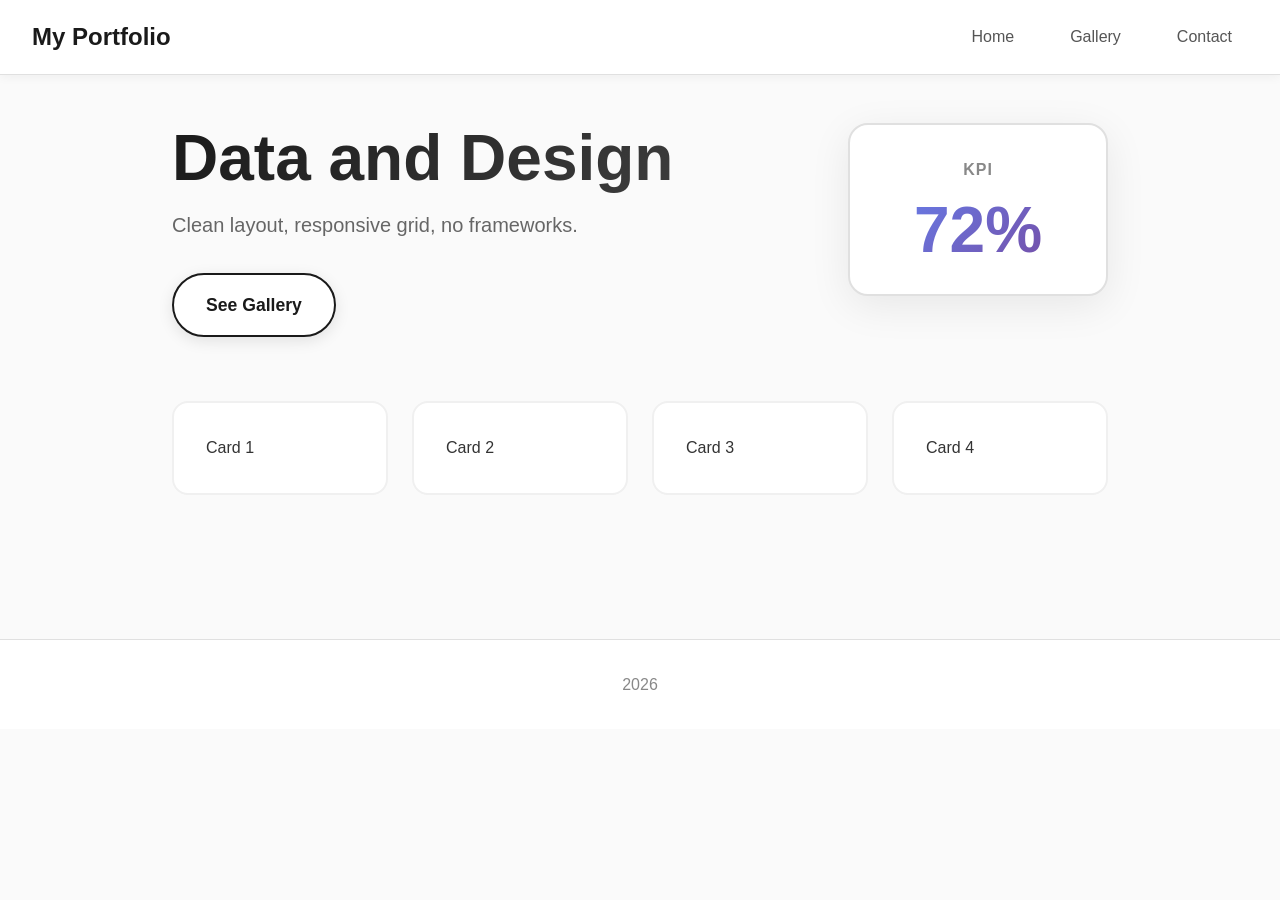
<file: index.html>
<!DOCTYPE html>
<html lang="en">
<head>
  <meta charset="UTF-8">
  <meta name="viewport" content="width=device-width, initial-scale=1.0">
  <title>Quiz Site - Portfolio</title>
  <link rel="stylesheet" href="style.css">
</head>
<body>
  <!-- 1. Header: Logo left + Nav right (desktop) -->
  <header class="header">
    <div class="logo">My Portfolio</div>
    <nav class="nav">
      <a href="index.html">Home</a>
      <a href="gallery.html">Gallery</a>
      <a href="contact.html">Contact</a>
    </nav>
  </header>

  <!-- 2. Container: max 1000px centered + padding -->
  <main class="container">
    <!-- 3. Hero: 2-col desktop (card right), stacks mobile -->
    <section class="hero">
      <div class="hero-text">
        <h1>Data and Design</h1>
        <p>Clean layout, responsive grid, no frameworks.</p>
        <a href="gallery.html" class="btn">See Gallery</a>
      </div>
      <div class="hero-card">
        <h2>KPI</h2>
        <p class="kpi">72%</p>
      </div>
    </section>

    <!-- 4. Grid: 4→2→1 columns responsive -->
    <section class="grid">
      <div class="card">Card 1</div>
      <div class="card">Card 2</div>
      <div class="card">Card 3</div>
      <div class="card">Card 4</div>
    </section>
  </main>

  <!-- Footer -->
  <footer class="footer">2026</footer>
</body>
</html>
</file>
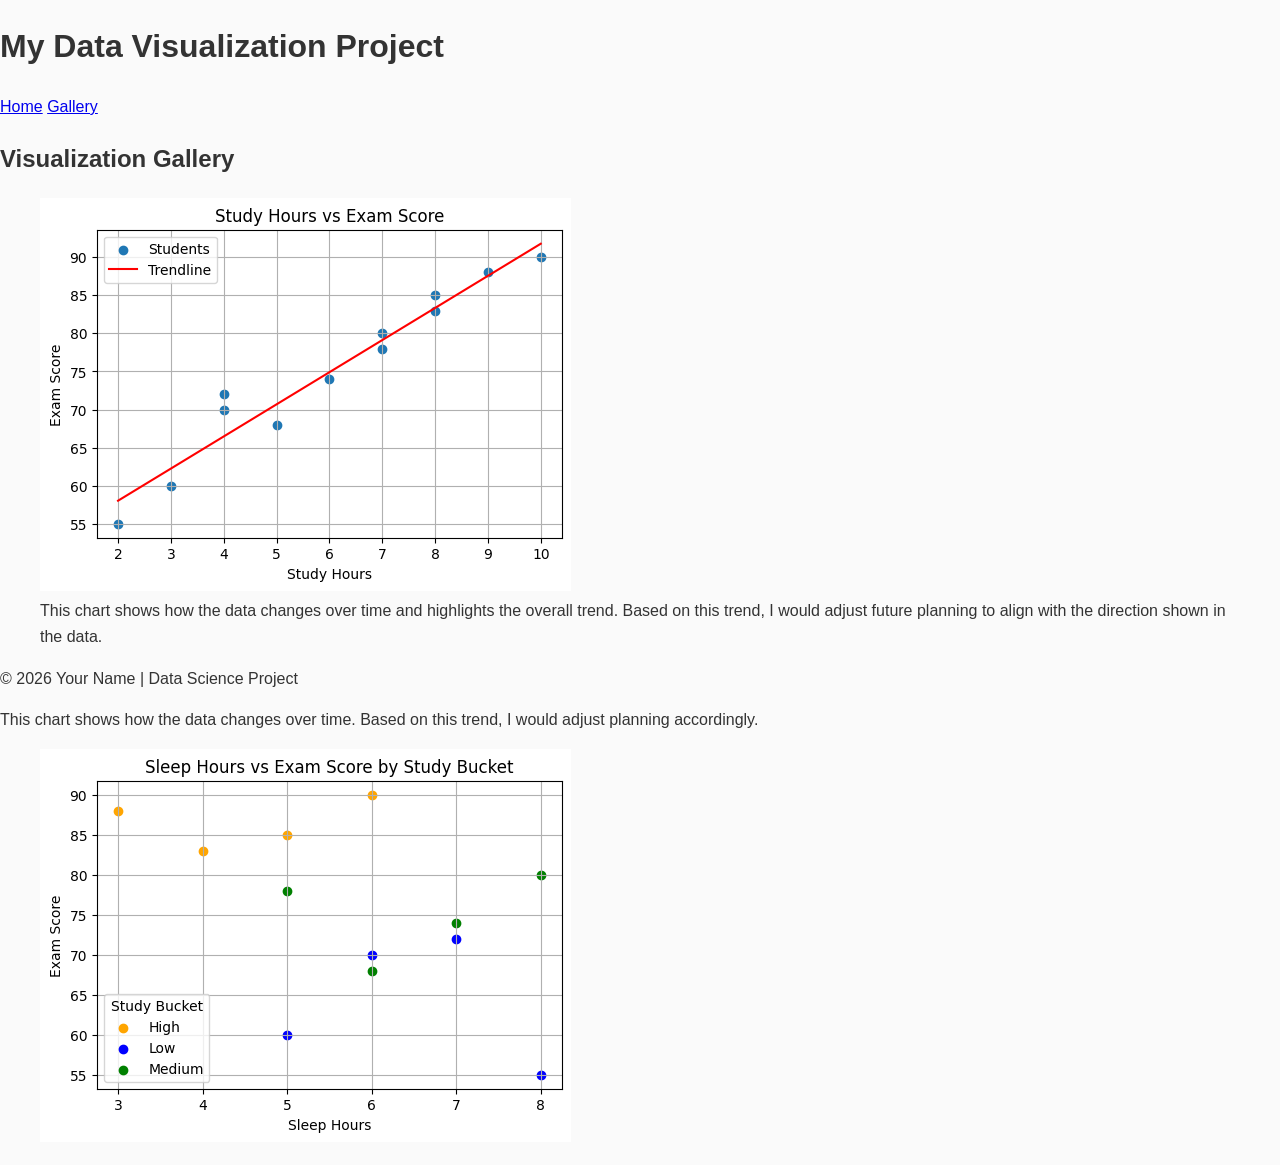
<file: gallery.html>
<!DOCTYPE html>
<html lang="en">
<head>
    <meta charset="UTF-8">
    <title>Gallery</title>
    <link rel="stylesheet" href="style.css">
</head>

<body>

    <!-- Header (match your index.html header) -->
    <header>
        <h1>My Data Visualization Project</h1>
        <nav>
            <a href="index.html">Home</a>
            <a href="gallery.html">Gallery</a>
        </nav>
    </header>

    <main>
        <h2>Visualization Gallery</h2>

        <figure>
            <img src="images/download.png"
                 alt="Line chart showing trend over time"
                 class="responsive-img">

            <figcaption>
                This chart shows how the data changes over time and highlights the overall trend.
                Based on this trend, I would adjust future planning to align with the direction shown in the data.
            </figcaption>
        </figure>
    </main>

    <!-- Footer (match your index.html footer) -->
    <footer>
        <p>&copy; 2026 Your Name | Data Science Project</p>
    </footer>

</body>
</html>
 This chart shows how the data changes over time.
          Based on this trend, I would adjust planning accordingly.
        </figcaption>
      </figure>

      <figure>
        <img src="images/download (1).png" 
             alt="Bar chart comparing category values"
             class="responsive-img">
        <figcaption>
</file>
<file: style.css>
* { box-sizing: border-box; }
body { 
  margin: 0; 
  font-family: -apple-system, BlinkMacSystemFont, 'Segoe UI', Arial, sans-serif; 
  line-height: 1.6;
  color: #333;
  background: #fafafa;
}

/* 1. HEADER - Desktop: logo left/nav right */
.header { 
  padding: 1rem 2rem; 
  border-bottom: 1px solid #e0e0e0; 
  background: white;
  box-shadow: 0 2px 10px rgba(0,0,0,0.05);
  display: flex; 
  justify-content: space-between; 
  align-items: center; 
}
.logo { 
  font-size: 1.5rem; 
  font-weight: 700; 
  color: #1a1a1a;
}
.nav { 
  display: flex; 
  gap: 1.5rem;
}
.nav a { 
  text-decoration: none; 
  color: #555; 
  font-weight: 500;
  padding: 0.5rem 1rem;
  border-radius: 6px;
  transition: all 0.2s ease;
}
.nav a:hover { background: #f0f0f0; }

/* 2. CONTAINER - max 1000px + edge padding */
.container { 
  max-width: 1000px; 
  margin: 0 auto; 
  padding: 2rem 1.5rem;
}

/* 3. HERO - 2 columns, card right-aligned desktop */
.hero { 
  display: flex; 
  gap: 3rem; 
  align-items: flex-start; 
  margin-bottom: 4rem;
}
.hero-text { 
  flex: 1; 
}
.hero-text h1 { 
  font-size: clamp(2.5rem, 5vw, 4rem); 
  font-weight: 800; 
  line-height: 1.1;
  margin: 0 0 1rem 0;
  background: linear-gradient(135deg, #1a1a1a, #444);
  -webkit-background-clip: text;
  -webkit-text-fill-color: transparent;
  background-clip: text;
}
.hero-text p { 
  font-size: 1.25rem; 
  color: #666; 
  margin: 0 0 2rem 0;
}
.btn { 
  display: inline-block; 
  padding: 1rem 2rem; 
  background: white;
  border: 2px solid #1a1a1a; 
  color: #1a1a1a; 
  text-decoration: none; 
  font-weight: 700;
  font-size: 1.1rem;
  border-radius: 50px;
  transition: all 0.3s cubic-bezier(0.4, 0, 0.2, 1);
  box-shadow: 0 4px 15px rgba(0,0,0,0.1);
}
.btn:hover { 
  background: #1a1a1a; 
  color: white; 
  transform: translateY(-2px);
  box-shadow: 0 8px 25px rgba(0,0,0,0.2);
}

.hero-card { 
  width: 260px; 
  flex-shrink: 0;
  padding: 2rem; 
  border: 2px solid #e0e0e0; 
  border-radius: 20px;
  background: white;
  margin-left: auto; /* RIGHT ALIGNMENT */
  text-align: center;
  box-shadow: 0 10px 40px rgba(0,0,0,0.08);
}
.hero-card h2 { 
  font-size: 1rem; 
  color: #888; 
  margin: 0 0 1rem 0;
  text-transform: uppercase;
  letter-spacing: 1px;
}
.kpi { 
  font-size: 4rem; 
  font-weight: 900; 
  margin: 0;
  background: linear-gradient(135deg, #667eea 0%, #764ba2 100%);
  -webkit-background-clip: text;
  -webkit-text-fill-color: transparent;
  background-clip: text;
  line-height: 1;
}

/* 4. GRID - 4 columns desktop */
.grid { 
  display: grid; 
  grid-template-columns: repeat(4, 1fr); 
  gap: 1.5rem; 
  margin-bottom: 3rem;
}
.card { 
  background: white;
  border: 2px solid #f0f0f0; 
  border-radius: 16px;
  padding: 2rem; 
  transition: all 0.3s cubic-bezier(0.4, 0, 0.2, 1);
  cursor: pointer;
}
.card:hover { 
  border-color: #667eea;
  box-shadow: 0 20px 40px rgba(0,0,0,0.15);
  transform: translateY(-8px);
}

.footer { 
  padding: 2rem;
  text-align: center; 
  border-top: 1px solid #e0e0e0;
  color: #888;
  background: white;
  margin-top: 3rem;
}

/* MOBILE: max-width 600px */
@media (max-width: 600px) {
  .header { 
    flex-direction: column; 
    gap: 1rem;
    text-align: center;
    padding: 1rem;
  }
  .nav { 
    order: 2;
    width: 100%;
  }
  .nav a { 
    display: block; 
    margin: 0.5rem 0; 
    padding: 0.75rem;
  }
  
  .hero { 
    flex-direction: column; 
    gap: 2rem;
    text-align: center;
  }
  .hero-card { 
    margin-left: 0; 
    width: 100%; 
    max-width: 320px;
    margin: 0 auto;
  }
  .grid { 
    grid-template-columns: 1fr; 
    gap: 1rem;
  }
  .container {
    padding: 1rem 1rem;
  }
}

/* TABLET: 601px to 900px */
@media (min-width: 601px) and (max-width: 900px) {
  .grid { 
    grid-template-columns: repeat(2, 1fr); 
  }
}

/* Large Desktop */
@media (min-width: 1200px) {
  .container {
    padding: 3rem 2rem;
  }
}
/* Gallery Styles - Add to existing style.css */
.gallery-section {
  margin: 3rem 0;
}

.plot-container {
  background: white;
  border-radius: 16px;
  padding: 2rem;
  box-shadow: 0 10px 40px rgba(0,0,0,0.08);
  text-align: center;
}

.plot-image {
  max-width: 100%;      /* RESPONSIVE: scales to container */
  height: auto;         /* Maintains aspect ratio */
  border-radius: 12px;
  box-shadow: 0 8px 30px rgba(0,0,0,0.15);
  margin-bottom: 1.5rem;
}

.plot-caption {
  max-width: 800px;
  margin: 0 auto;
}

.plot-caption p {
  font-size: 1.1rem;
  line-height: 1.7;
  color: #555;
  margin-bottom: 1rem;
}

.plot-caption p:last-child {
  font-weight: 600;
  color: #1a1a1a;
}

/* Responsive image adjustments */
@media (max-width: 600px) {
  .plot-container {
    padding: 1.5rem;
  }
  
  .plot-caption p {
    font-size: 1rem;
  }
}
</file>
